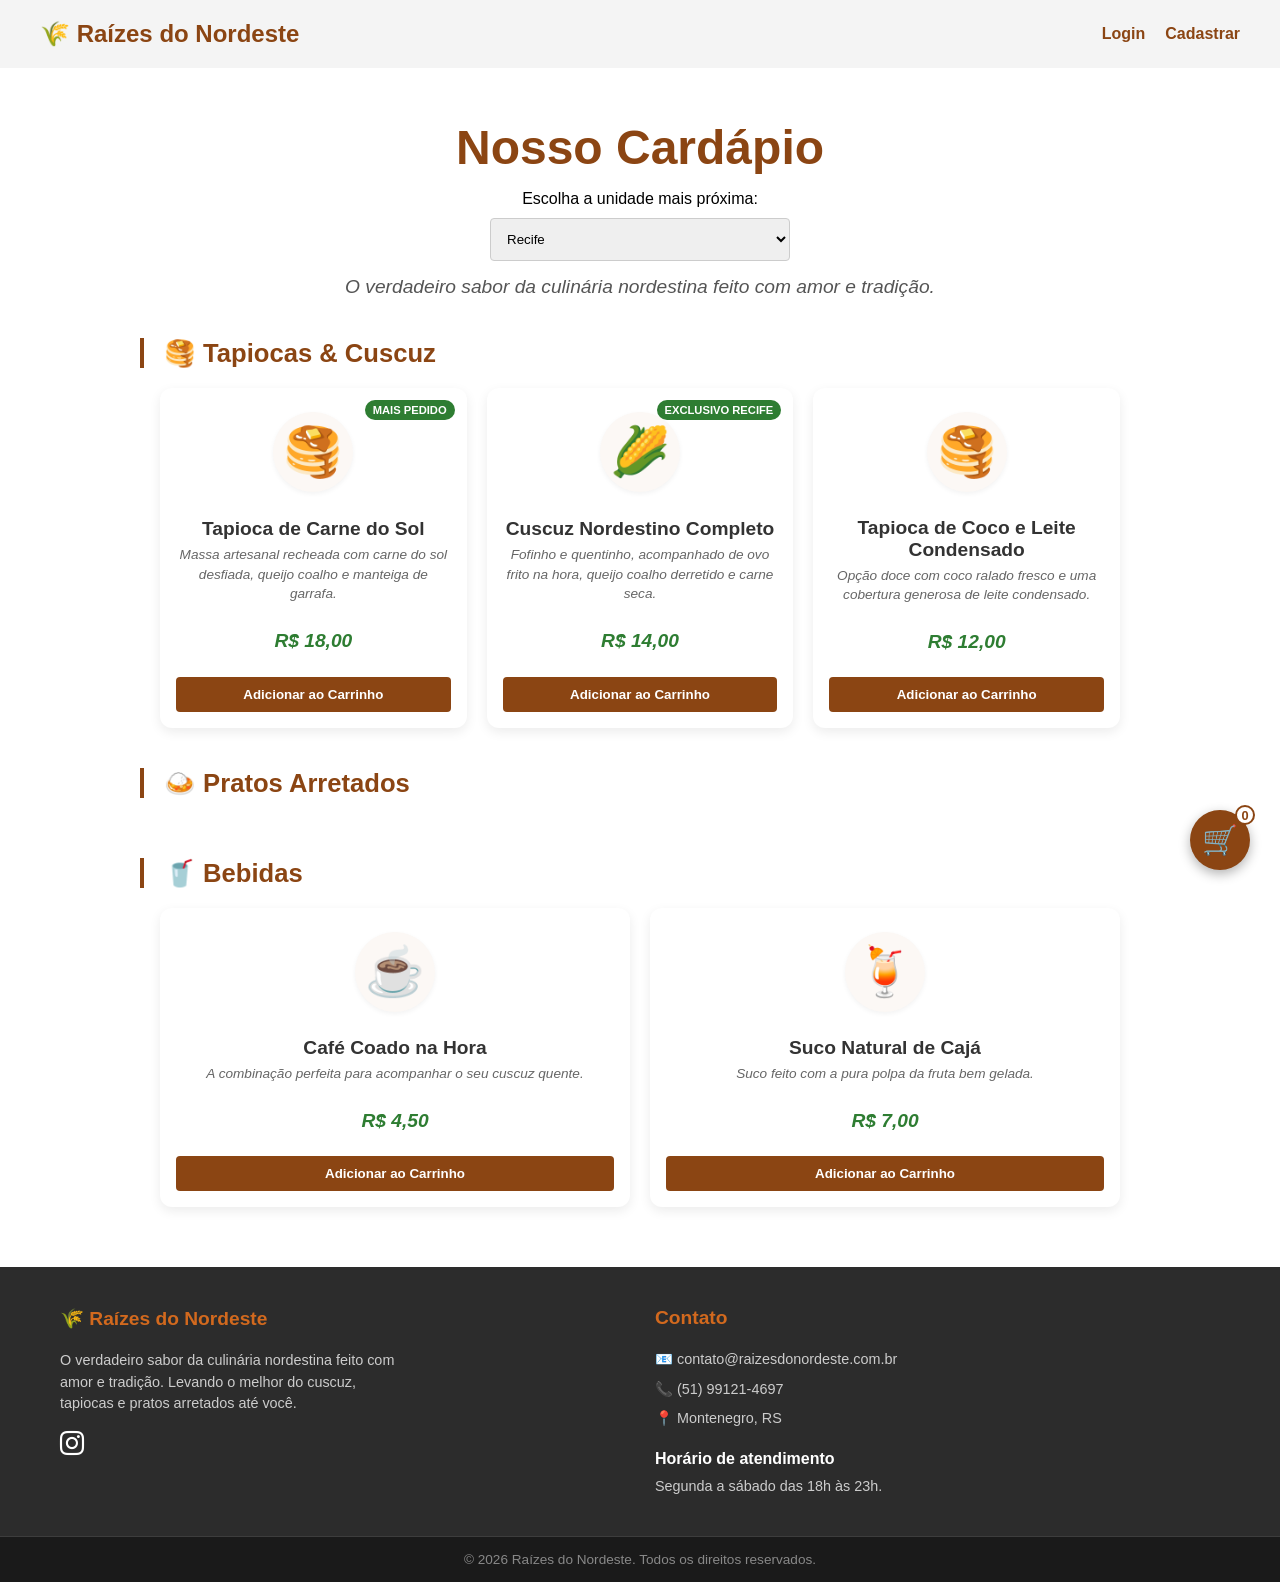
<file: index.html>
<!doctype html>
<html lang="pt-br">
  <head>
    <meta charset="UTF-8" />
    <meta name="viewport" content="width=device-width, initial-scale=1.0" />
    <title>Raízes do Nordeste - Cardápio Completo</title>
    <link rel="stylesheet" href="css/styles.css" />
    <link rel="stylesheet" href="https://cdn.jsdelivr.net/npm/bootstrap-icons@1.11.3/font/bootstrap-icons.min.css">
  </head>
  <body>
    <div class="carrinho-icone" id="abrir-carrinho">
      🛒 <span id="carrinho-contador">0</span>
    </div>

    <aside class="carrinho-lateral" id="carrinho-menu">
      <div class="carrinho-topo">
        <h2>Seu Carrinho</h2>
        <button id="fechar-carrinho" class="botao-fechar">&times;</button>
      </div>

      <div class="carrinho-itens" id="carrinho-lista-itens">
        <p class="carrinho-vazio">Seu carrinho está vazio.</p>
      </div>

      <div class="carrinho-rodape">
        <div class="total-container">
          <span>Total: </span>
          <span id="carrinho-total">R$ 0,00</span>
        </div>
        <button id="finalizar-pedido-btn" class="botao-finalizar">
          Finalizar Pedido
        </button>
      </div>
    </aside>

    <div
      id="painel-status"
      style="
        display: none;
        position: fixed;
        top: 20px;
        right: 20px;
        background: #fff;
        box-shadow: 0 4px 15px rgba(0, 0, 0, 0.2);
        border-radius: 8px;
        padding: 20px;
        width: 300px;
        z-index: 1000;
        border-left: 5px solid #8b4513;
        font-family: Arial, sans-serif;
      "
    >
      <button id="fechar-status-btn" style="display: none; position: absolute; top: 10px; right: 15px; background: none; border: none; color: #333; font-weight: bold; font-size: 1.2rem; cursor: pointer;">&times;</button>

      <h4 style="margin: 0 0 10px 0; color: #8b4513">
        Acompanhe seu Pedido 🌾
      </h4>
      <p
        id="texto-status"
        style="font-weight: bold; margin-bottom: 15px; color: #333"
      >
        Status: Aguardando...
      </p>
      <div
        style="
          background: #f3f3f3;
          height: 8px;
          border-radius: 4px;
          overflow: hidden;
        "
      >
        <div
          id="barra-progresso"
          style="
            background: #8b4513;
            height: 100%;
            width: 0%;
            transition: width 0.5s ease;
          "
        ></div>
      </div>
    </div>

    <header class="barra-superior">
      <div class="logo-topo">🌾 Raízes do Nordeste</div>
      <nav id="menu-usuario">
        <a href="html/login.html">Login</a>
        <a href="html/cadastra.html">Cadastrar</a>
      </nav>
    </header>

    <main>
      <section class="boas-vindas">
        <h1>Nosso Cardápio</h1>
        <div class="seletor-unidade">
          <label for="unidade">Escolha a unidade mais próxima:</label>
          <select id="unidade" name="unidade">
            <option value="recife">Recife</option>
            <option value="caruaru">Caruaru</option>
            <option value="fortaleza">Fortaleza</option>
          </select>
        </div>
        <p>
          O verdadeiro sabor da culinária nordestina feito com amor e tradição.
        </p>
      </section>

      <h2 class="categoria-titulo">🥞 Tapiocas & Cuscuz</h2>
      <div class="cardapio">
        <div class="produto-item" data-unidade="todas">
          <span class="badge-destaque">Mais Pedido</span>
          <div class="produto-foto">🥞</div>
          <h3>Tapioca de Carne do Sol</h3>
          <p class="descricao">
            Massa artesanal recheada com carne do sol desfiada, queijo coalho e
            manteiga de garrafa.
          </p>
          <p class="preco">R$ 18,00</p>
          <button type="button">Adicionar ao Carrinho</button>
        </div>

        <div class="produto-item" data-unidade="recife">
          <span class="badge-destaque">Exclusivo Recife</span>
          <div class="produto-foto">🌽</div>
          <h3>Cuscuz Nordestino Completo</h3>
          <p class="descricao">
            Fofinho e quentinho, acompanhado de ovo frito na hora, queijo coalho
            derretido e carne seca.
          </p>
          <p class="preco">R$ 14,00</p>
          <button type="button">Adicionar ao Carrinho</button>
        </div>

        <div class="produto-item" data-unidade="todas">
          <div class="produto-foto">🥞</div>
          <h3>Tapioca de Coco e Leite Condensado</h3>
          <p class="descricao">
            Opção doce com coco ralado fresco e uma cobertura generosa de leite
            condensado.
          </p>
          <p class="preco">R$ 12,00</p>
          <button type="button">Adicionar ao Carrinho</button>
        </div>
      </div>

      <h2 class="categoria-titulo">🍛 Pratos Arretados</h2>
      <div class="cardapio">
        <div class="produto-item" data-unidade="caruaru" style="display: none;">
          <span class="badge-destaque">Exclusivo Caruaru</span>
          <div class="produto-foto">🥘</div>
          <h3>Baião de Dois</h3>
          <p class="descricao">
            Arroz misturado com feijão de corda, bacon, calabresa, carne do sol
            e muito queijo coalho picado.
          </p>
          <p class="preco">R$ 28,00</p>
          <button type="button">Adicionar ao Carrinho</button>
        </div>

        <div class="produto-item" data-unidade="fortaleza" style="display: none;">
          <span class="badge-destaque">Exclusivo Fortaleza</span>
          <div class="produto-foto">🍲</div>
          <h3>Arrubacão</h3>
          <p class="descricao">
            Uma versão ultra cremosa do baião, finalizada com creme de leite
            fresco e coentro.
          </p>
          <p class="preco">R$ 26,00</p>
          <button type="button">Adicionar ao Carrinho</button>
        </div>
      </div>

      <h2 class="categoria-titulo">🥤 Bebidas</h2>
      <div class="cardapio">
        <div class="produto-item" data-unidade="todas">
          <div class="produto-foto">☕</div>
          <h3>Café Coado na Hora</h3>
          <p class="descricao">
            A combinação perfeita para acompanhar o seu cuscuz quente.
          </p>
          <p class="preco">R$ 4,50</p>
          <button type="button">Adicionar ao Carrinho</button>
        </div>

        <div class="produto-item" data-unidade="todas">
          <div class="produto-foto">🍹</div>
          <h3>Suco Natural de Cajá</h3>
          <p class="descricao">
            Suco feito com a pura polpa da fruta bem gelada.
          </p>
          <p class="preco">R$ 7,00</p>
          <button type="button">Adicionar ao Carrinho</button>
        </div>
      </div>
    </main>

    <footer class="rodape-principal">
      <div class="rodape-container">
        <div class="rodape-coluna">
          <h3>🌾 Raízes do Nordeste</h3>
          <p>
            O verdadeiro sabor da culinária nordestina feito com amor e
            tradição. Levando o melhor do cuscuz, tapiocas e pratos arretados
            até você.
          </p>
          <div class="rodape-redes">
            <a href="https://www.instagram.com/labrez7/" target="_blank"><i class="bi bi-instagram"></i></a>
          </div>
        </div>

        <div class="rodape-coluna">
          <h3>Contato</h3>
          <p>📧 contato@raizesdonordeste.com.br</p>
          <p>📞 (51) 99121-4697</p>
          <p>📍 Montenegro, RS</p>

          <h4 class="rodape-subtitulo">Horário de atendimento</h4>
          <p>Segunda a sábado das 18h às 23h.</p>
        </div>
      </div>

      <div class="rodape-direitos">
        <p>&copy; 2026 Raízes do Nordeste. Todos os direitos reservados.</p>
      </div>
    </footer>
    <script src="js/scripts.js"></script>
  </body>
</html>
</file>
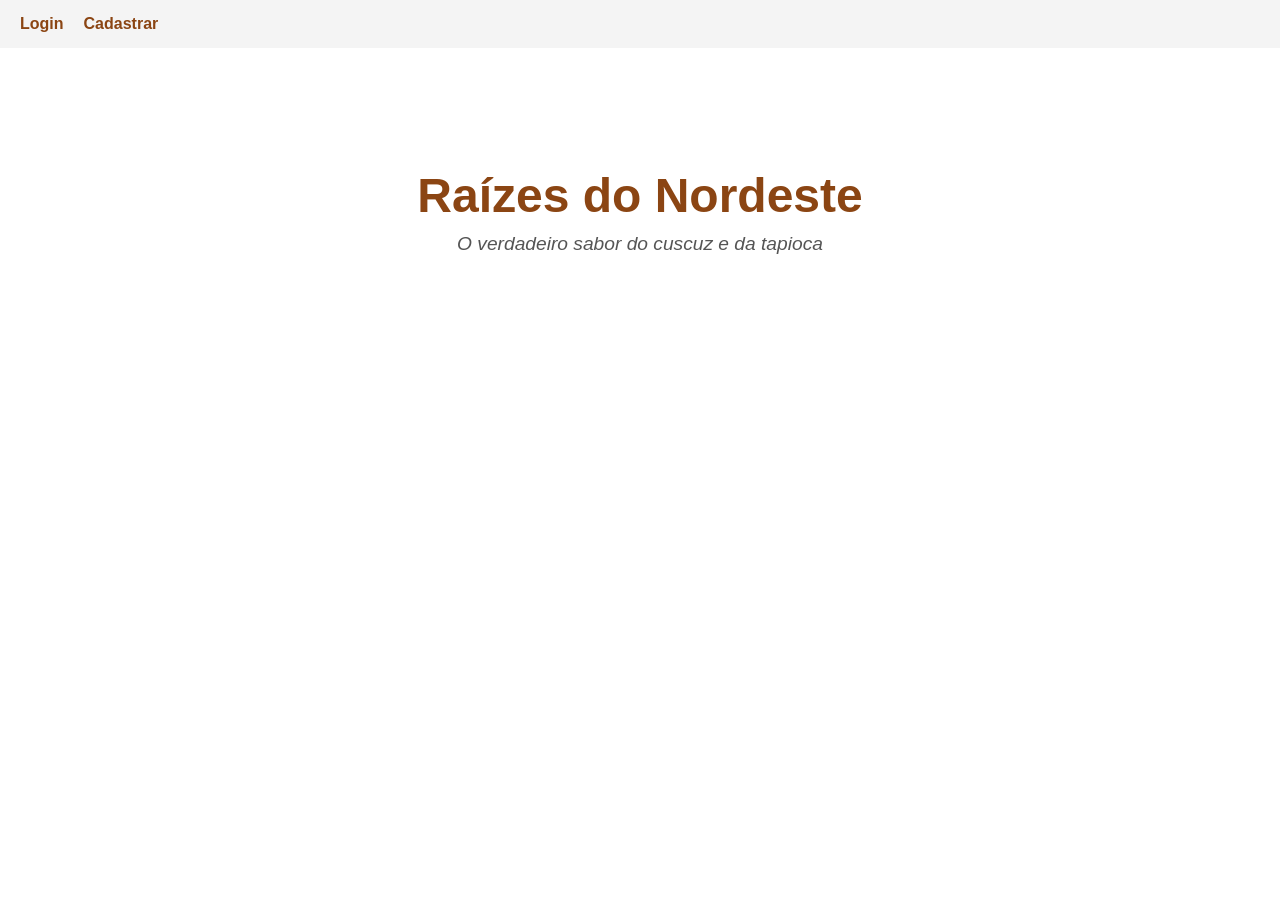
<file: html/index.html>
<!DOCTYPE html>
<html lang="pt-br">
<head>
    <meta charset="UTF-8">
    <meta name="viewport" content="width=device-width, initial-scale=1.0">
    <title>Projeto</title>
    <link rel="stylesheet" href="../css/styles.css">
</head>
<body>
    <header> 
        <nav>
            <a href="login.html">Login</a>
            <a href="cadastra.html">Cadastrar</a> 
        </nav>
    </header>
    <main>
        <h1>Raízes do Nordeste</h1>
        <p>O verdadeiro sabor do cuscuz e da tapioca</p>
    </main>
</body>
</html>
</file>
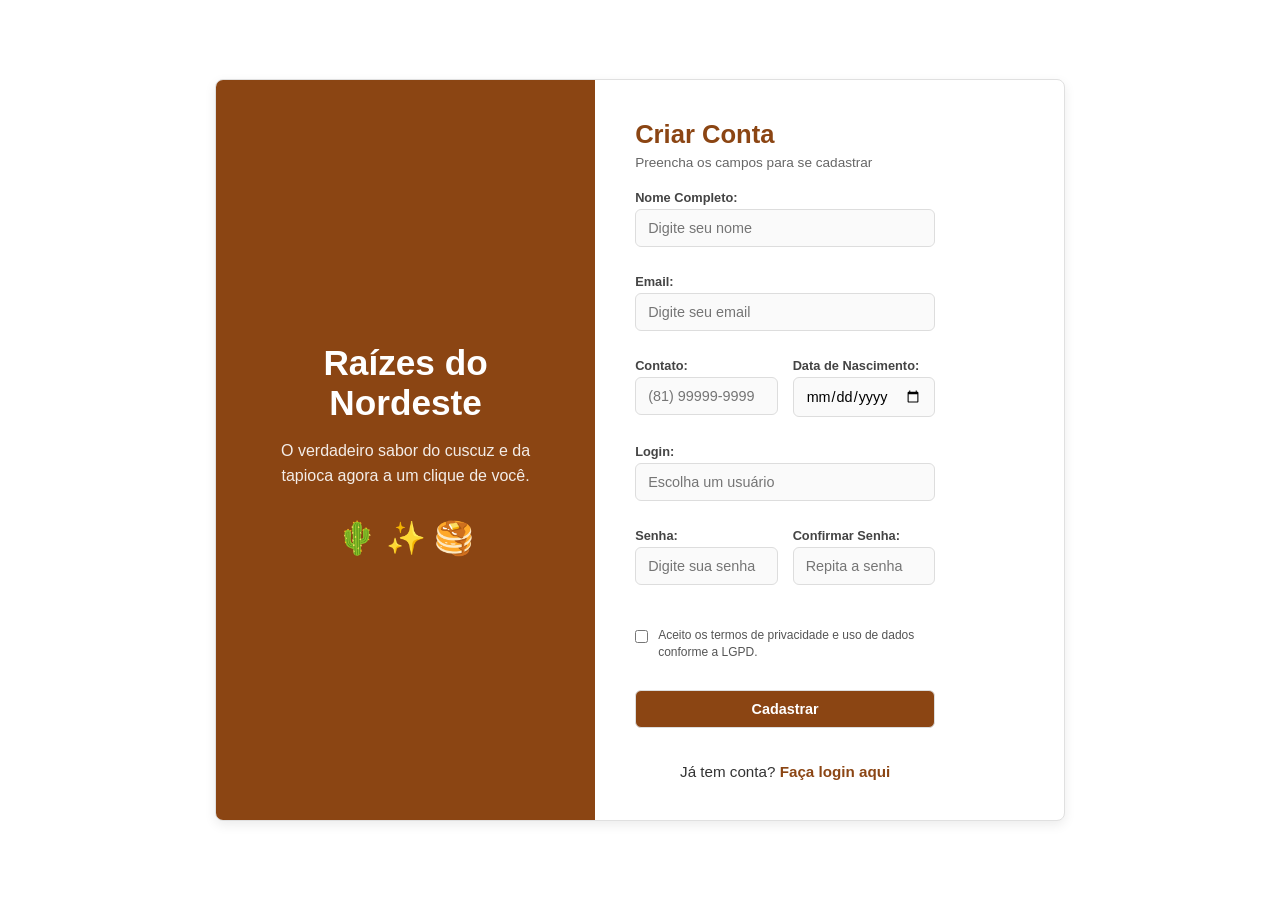
<file: html/cadastra.html>
<!doctype html>
<html lang="pt-br">
  <head>
    <meta charset="UTF-8" />
    <meta name="viewport" content="width=device-width, initial-scale=1.0" />
    <link rel="stylesheet" href="../css/styles.css" />
    <title>Cadastrar</title>
  </head>
  <body>
    <div class="cadastro-wrapper">
      <div class="cadastro-container">
        <div class="cadastro-info-lateral">
          <div class="info-conteudo">
            <h1>Raízes do Nordeste</h1>
            <p>
              O verdadeiro sabor do cuscuz e da tapioca agora a um clique de você.
            </p>
            <div class="decoracao-nordeste">🌵 ✨ 🥞</div>
          </div>
        </div>

        <div class="cadastro-card">
          <h2>Criar Conta</h2>
          <p class="cadastro-subtitulo">Preencha os campos para se cadastrar</p>

          <form name="cadastra_form" method="get" action="login.html">
            <div class="campo-grupo">
              <label for="Nome">Nome Completo:</label>
              <input
                type="text"
                id="Nome"
                name="Nome"
                placeholder="Digite seu nome"
                required
              />
            </div>

            <div class="campo-grupo">
              <label for="Email">Email:</label>
              <input
                type="email"
                id="Email"
                name="Email"
                placeholder="Digite seu email"
                required
              />
            </div>

            <div class="linha-campos">
              <div class="campo-grupo">
                <label for="contato">Contato:</label>
                <input
                  type="text"
                  id="contato"
                  name="Contato"
                  placeholder="(81) 99999-9999"
                  maxlength="15"
                  required
                />
              </div>

              <div class="campo-grupo">
                <label for="data_nascimento">Data de Nascimento:</label>
                <input
                  type="date"
                  id="data_nascimento"
                  name="DataNascimento"
                  required
                />
              </div>
            </div>

            <div class="campo-grupo">
              <label for="login">Login:</label>
              <input
                type="text"
                id="login"
                name="login"
                placeholder="Escolha um usuário"
                required
              />
            </div>

            <div class="linha-campos">
              <div class="campo-grupo">
                <label for="password">Senha:</label>
                <input
                  type="password"
                  id="password"
                  name="password"
                  placeholder="Digite sua senha"
                  required
                />
              </div>

              <div class="campo-grupo">
                <label for="confirm_password">Confirmar Senha:</label>
                <input
                  type="password"
                  id="confirm_password"
                  name="confirm_password"
                  placeholder="Repita a senha"
                  required
                />
              </div>
            </div>

            <div class="container-lgpd">
              <input type="checkbox" id="lgpd" required />
              <label for="lgpd"
                >Aceito os termos de privacidade e uso de dados conforme a LGPD.</label
              >
            </div>

            <input type="submit" value="Cadastrar" class="botao-cadastro" />

            <div style="display: flex; justify-content: center; width: 100%; margin-top: 20px;">
              <p style="margin: 0; font-family: inherit; font-size: 0.95rem; color: #333; text-align: center;">
                Já tem conta? <a href="login.html" style="color: #8b4513; text-decoration: none; font-weight: bold;">Faça login aqui</a>
              </p>
            </div>
          </form>

        </div>
      </div>
    </div>
    <script src="../js/scripts.js"></script>
  </body>
</html>
</file>
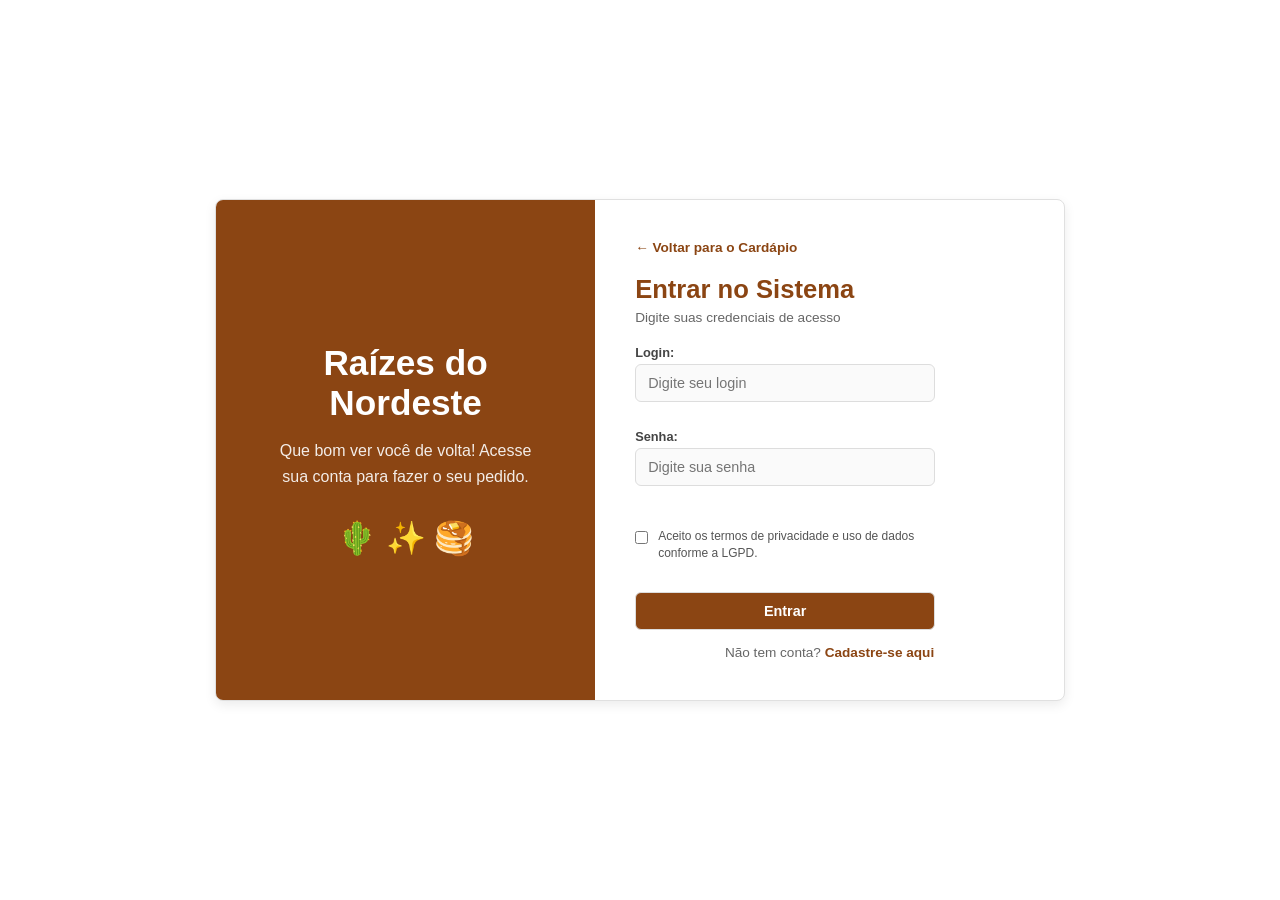
<file: html/login.html>
<!DOCTYPE html>
<html lang="pt-br">
<head>
    <meta charset="UTF-8">
    <meta name="viewport" content="width=device-width, initial-scale=1.0">
    <link rel="stylesheet" href="../css/styles.css">
    <title>Login</title>
</head>
<body>
    <div class="cadastro-wrapper">
        <div class="cadastro-container">
            
            <div class="cadastro-info-lateral">
                <div class="info-conteudo">
                    <h1>Raízes do Nordeste</h1>
                    <p>Que bom ver você de volta! Acesse sua conta para fazer o seu pedido.</p>
                    <div class="decoracao-nordeste">🌵 ✨ 🥞</div>
                </div>
            </div>

            <div class="cadastro-card">
                <a href="../index.html" style="color: #8B4513; text-decoration: none; font-weight: bold; font-size: 0.85rem; margin-bottom: 20px; display: inline-block;">← Voltar para o Cardápio</a>

                <h2>Entrar no Sistema</h2>
                <p class="cadastro-subtitulo">Digite suas credenciais de acesso</p>

                <form name="login_form">
                    
                    <div class="campo-grupo">
                        <label for="username">Login:</label>
                        <input type="text" id="username" name="login" placeholder="Digite seu login" required>
                    </div>
                    
                    <div class="campo-grupo">
                        <label for="password">Senha:</label>
                        <input type="password" id="password" name="password" placeholder="Digite sua senha" required>
                    </div>
                    
                    <div class="container-lgpd">
                        <input type="checkbox" id="lgpd" required>
                        <label for="lgpd">Aceito os termos de privacidade e uso de dados conforme a LGPD.</label>
                    </div>
                    
                    <input type="submit" value="Entrar" class="botao-cadastro">
                </form>
                
                <p class="link-alternativo">Não tem conta? <a href="cadastra.html">Cadastre-se aqui</a></p>
            </div>

        </div>
    </div>
    <script src="../js/scripts.js"></script>
</body>
</html>
</file>
<file: css/styles.css>
* {
    margin: 0;
    padding: 0;
    box-sizing: border-box;
}

header {
    width: 100%;
    padding: 15px 20px;
    background-color: #f4f4f4; 
    display: flex; 
    justify-content: space-between; 
    align-items: center;
}

nav {
    display: flex;
    flex-direction: row;
    align-items: center;
    gap: 20px;
}
body, input, select, textarea, button, label, div {
    font-family: Arial, sans-serif !important;
}

nav a {
    text-decoration: none; 
    color: #8B4513; 
    font-family: Arial, sans-serif;
    font-weight: bold;
}
main {
    text-align: center;
    padding: 60px 20px;
    font-family: Arial, sans-serif;
}

main h1 {
    font-size: 3rem;
    color: #8B4513;
    margin-bottom: 10px;
}

header h1 {
    font-size: 3rem;
    color: #8B4513;
    margin-bottom: 10px;
}

main p {
    font-size: 1.2rem;
    color: #555;
    font-style: italic;
}

body {
    display: flex;
    flex-direction: column;
    align-items: center;
    min-height: 100vh;
    width: 100%;
}

input[type="text"], input[type="password"], input[type="email"], input[type="number"], input[type="date"] {
    width: 300px;
    padding: 12px;
    margin: 12px 0;
    border: 1px solid #ccc;
    border-radius: 4px;
}

input[type="submit"] {
    width: 300px;
    padding: 12px;
    background-color: #8B4513;
    color: white;
    border: none;
    border-radius: 4px;
    font-weight: bold;
    cursor: pointer;
}

form {
    display: flex;
    flex-direction: column;
    width: 300px;
    gap: 15px;
}

select {
    max-width: 300px;
    padding: 12px;
    border: 1px solid #ccc;
    border-radius: 4px;
    margin: 20px auto
}

.produto-item {
    background-color: #ffffff;
    padding: 16px;
    margin: 15px auto;
    max-width: 320px;
    border-radius: 8px;
    box-shadow: 0 4px 8px rgba(0, 0, 0, 0.1);
}

.preco {
    font-weight: bold;
    color: #2e7d32;
    margin-top: 12px;
}

.produto-item button {
    width: 100%;
    padding: 10px;
    background-color: #8B4513;
    color: white;
    border: none;
    border-radius: 4px;
    font-weight: bold;
    margin-top: 1.5rem;
}

.barra-superior .seletor-unidade {
    display: none;
}

main .seletor-unidade {
    display: block;
    text-align: center;
    margin: 15px auto;
}

main .seletor-unidade select {
    display: block;
    margin: 10px auto;
}

@media (min-width: 768px) {
    
    .barra-superior {
        position: absolute;
        top: 0;
        left: 0;
        width: 100%;
        display: flex;
        justify-content: space-between;
        align-items: center;
        padding: 20px 40px;
    }

    main {
        padding-top: 120px;
    }

    .cardapio {
        display: flex;
        flex-direction: row;  
        justify-content: center; 
        flex-wrap: wrap; 
        gap: 20px; 
    }
}

footer {
    width: 100%;
    background-color: #f4f4f4;
    padding: 30px 20px;
    margin-top: 40px;
    margin-top: auto !important;
}

.seletor-unidade {
    display: flex;
    flex-direction: column;
    align-items: center;
    gap: 10px;
    font-family: Arial, sans-serif;
}

.seletor-unidade select {
    width: 100%;
    max-width: 300px;
    padding: 12px;
    border: 1px solid #ccc;
    border-radius: 4px;
}

.container-autenticacao {
    width: 100%;
    display: flex;
    justify-content: center;
    align-items: center;
    padding: 40px 20px;
    background-color: #ffffff;
}

.caixa-registro {
    background-color: #ffffff;
    padding: 30px;
    border-radius: 8px;
    box-shadow: 0 4px 8px rgba(0, 0, 0, 0.1);
    width: 100%;
    max-width: 360px;
    text-align: center;
}

.caixa-registro h2 {
    color: #8B4513;
    font-family: Arial, sans-serif;
    margin-bottom: 20px;
}

.caixa-registro form {
    display: flex;
    flex-direction: column;
    width: 100%;
    gap: 5px;
}

.caixa-registro label {
    font-family: Arial, sans-serif;
    font-weight: bold;
    color: #8B4513;
    text-align: left;
    margin-top: 10px;
    font-size: 0.9rem;
}

.caixa-registro input[type="text"],
.caixa-registro input[type="password"],
.caixa-registro input[type="email"],
.caixa-registro input[type="number"],
.caixa-registro input[type="date"] {
    width: 100%;
    margin: 5px 0 10px 0;
}

.container-lgpd {
    display: flex;
    flex-direction: row !important;
    align-items: flex-start;
    gap: 10px;
    margin: 15px 0;
    text-align: left;
}

.container-lgpd input[type="checkbox"] {
    margin-top: 3px;
    cursor: pointer;
}

.container-lgpd label {
    margin: 0;
    font-weight: normal;
    color: #555;
    font-size: 0.85rem;
    cursor: pointer;
}

.link-alternativo {
    margin-top: 20px;
    font-family: Arial, sans-serif;
    font-size: 0.9rem;
    color: #555;
}

.link-alternativo a {
    color: #8B4513;
    font-weight: bold;
    text-decoration: none;
}

.link-alternativo a:hover {
    text-decoration: underline;
}

button, input[type="submit"] {
    transition: background-color 0.3s ease, transform 0.2s ease;
    cursor: pointer;
}

button:hover, input[type="submit"]:hover {
    background-color: #A0522D;
    transform: translateY(-2px);
}

button:active, input[type="submit"]:active {
    transform: translateY(0);
}

nav a {
    position: relative;
    transition: color 0.3s ease;
}

nav a:hover {
    color: #A0522D;
}

nav a::after {
    content: '';
    position: absolute;
    width: 100%;
    transform: scaleX(0);
    height: 2px;
    bottom: -4px;
    left: 0;
    background-color: #A0522D;
    transform-origin: bottom right;
    transition: transform 0.25s ease-out;
}

nav a:hover::after {
    transform: scaleX(1);
    transform-origin: bottom left;
}

@keyframes surgir {
    from {
        opacity: 0;
        transform: translateY(15px);
    }
    to {
        opacity: 1;
        transform: translateY(0);
    }
}

.caixa-registro {
    animation: surgir 0.5s ease-out;
}

.carrinho-icone {
    position: fixed;
    bottom: 30px;
    right: 30px;
    background-color: #8B4513;
    color: white;
    width: 60px;
    height: 60px;
    border-radius: 50%;
    font-size: 1.8rem;
    cursor: pointer;
    z-index: 1000;
    box-shadow: 0 4px 12px rgba(0,0,0,0.3);
    display: flex;
    align-items: center;
    justify-content: center;
}

#carrinho-contador {
    position: absolute;
    top: -5px;
    right: -5px;
    background-color: #ffffff;
    color: #8B4513;
    font-size: 0.8rem;
    font-weight: bold;
    border-radius: 50%;
    width: 20px;
    height: 20px;
    display: flex;
    align-items: center;
    justify-content: center;
    border: 2px solid #8B4513;
}

.carrinho-lateral {
    position: fixed;
    top: 0;
    right: -350px;
    width: 320px;
    height: 100vh;
    background-color: #ffffff;
    box-shadow: -4px 0 8px rgba(0,0,0,0.1);
    z-index: 1001;
    display: flex;
    flex-direction: column;
    transition: right 0.3s ease;
}

.carrinho-lateral.aberto {
    right: 0;
}

.carrinho-topo {
    display: flex;
    justify-content: space-between;
    align-items: center;
    padding: 20px;
    border-bottom: 1px solid #eee;
}

.carrinho-topo h2 {
    color: #8B4513;
    font-family: Arial, sans-serif;
    font-size: 1.3rem;
    margin: 0;
}

#fechar-carrinho {
    background: none;
    border: none;
    font-size: 1.2rem;
    font-weight: bold;
    color: #555;
}

.carrinho-itens {
    flex: 1;
    overflow-y: auto;
    padding: 20px;
}

.carrinho-vazio {
    font-family: Arial, sans-serif;
    color: #777;
    text-align: center;
    margin-top: 40px;
}

.carrinho-rodape {
    padding: 20px;
    border-top: 1px solid #eee;
    background-color: #f9f9f9;
}

.total-container {
    display: flex;
    justify-content: space-between;
    font-family: Arial, sans-serif;
    font-weight: bold;
    font-size: 1.1rem;
    color: #333;
    margin-bottom: 15px;
}

.botao-finalizar {
    width: 100%;
    background-color: #8B4513;
    color: white;
    border: none;
    padding: 12px;
    font-size: 1rem;
    font-weight: bold;
    border-radius: 4px;
}

.cadastro-form {
    border-top-right-radius: 8px;
    border-bottom-right-radius: 8px;
}

.cadastro-info {
    border-top-right-radius: 8px;
    border-bottom-right-radius: 8px;
}

.cadastro-wrapper {
    display: flex;
    justify-content: center;
    align-items: center;
    min-height: 100vh;
    background-color: #ffffff;
    padding: 20px;
    box-sizing: border-box;
    width: 100%;
}

.cadastro-container {
    display: flex;
    background-color: #ffffff;
    border-radius: 8px;
    border: 1px solid #e0e0e0;
    box-shadow: 0 4px 12px rgba(0, 0, 0, 0.08);
    width: 100%;
    max-width: 850px;
    overflow: hidden;
}

.cadastro-info-lateral {
    flex: 1;
    background-color: #8B4513;
    color: #ffffff;
    display: flex;
    align-items: center;
    justify-content: center;
    padding: 40px;
    text-align: center;
}

.info-conteudo h1 {
    font-size: 2.2rem;
    margin: 0 0 15px 0;
    font-weight: bold;
}

.info-conteudo p {
    font-size: 1rem;
    opacity: 0.9;
    line-height: 1.6;
    max-width: 260px;
    margin: 0 auto;
}

.decoracao-nordeste {
    font-size: 2rem;
    margin-top: 30px;
}

.cadastro-card {
    flex: 1.3;
    padding: 40px;
    box-sizing: border-box;
    display: flex;
    flex-direction: column;
    justify-content: center;
}

.cadastro-card h2 {
    color: #8B4513;
    margin: 0 0 6px 0;
    font-size: 1.6rem;
}

.cadastro-subtitulo {
    color: #666;
    margin: 0 0 20px 0;
    font-size: 0.85rem;
}

.linha-campos {
    display: flex;
    gap: 15px;
    width: 100%;
}

.linha-campos .campo-grupo {
    flex: 1;
}

.campo-grupo {
    display: flex;
    flex-direction: column;
    margin-bottom: 12px;
    width: 100%;
}

.campo-grupo label {
    color: #444;
    font-weight: bold;
    font-size: 0.8rem;
    margin-bottom: 4px;
}

.cadastro-card input {
    width: 100% !important;
    max-width: 100% !important;
    margin: 0 !important;
    padding: 10px 12px;
    border: 1px solid #ddd;
    border-radius: 6px;
    font-size: 0.9rem;
    transition: all 0.3s ease;
    background-color: #fafafa;
}

.cadastro-card input:focus {
    border-color: #8B4513;
    background-color: #fff;
    outline: none;
    box-shadow: 0 0 0 3px rgba(139, 69, 19, 0.15);
}

.container-lgpd {
    display: flex;
    align-items: flex-start;
    gap: 10px;
    margin: 15px 0;
}

.container-lgpd input[type="checkbox"] {
    margin-top: 3px !important;
    width: auto !important;
    cursor: pointer;
}

.container-lgpd label {
    font-size: 0.75rem;
    color: #555;
    line-height: 1.4;
    cursor: pointer;
}

.botao-cadastro {
    width: 100% !important;
    background-color: #8B4513 !important;
    color: #ffffff !important;
    border: none;
    padding: 12px;
    font-size: 1rem;
    font-weight: bold;
    border-radius: 6px;
    cursor: pointer;
    transition: background-color 0.2s ease;
    margin-top: 5px !important;
}

.botao-cadastro:hover {
    background-color: #A0522D !important;
    color: #ffffff !important;
}

.link-alternativo {
    text-align: center;
    margin-top: 15px;
    font-size: 0.85rem;
    color: #666;
}

.link-alternativo a {
    color: #8B4513;
    text-decoration: none;
    font-weight: bold;
}

.link-alternativo a:hover {
    text-decoration: underline;
}

@media (max-width: 768px) {
    .cadastro-container {
        flex-direction: column;
        max-width: 400px;
        min-height: auto;
    }
    .cadastro-info-lateral {
        padding: 30px 20px;
    }
    .cadastro-card {
        padding: 30px 20px;
    }
    .linha-campos {
        flex-direction: column;
        gap: 12px;
    }
}

.cadastro-card input[type="text"], 
.cadastro-card input[type="password"] {
    width: 100% !important;
    max-width: 100% !important;
    margin: 0 !important;
}

.aviso-sucesso-animado {
    position: fixed;
    top: 20px;
    left: 50%;
    transform: translateX(-50%);
    background-color: #d4edda;
    color: #155724;
    border: 1px solid #c3e6cb;
    padding: 16px 30px;
    border-radius: 8px;
    text-align: center;
    font-weight: bold;
    font-size: 1rem;
    box-shadow: 0 4px 15px rgba(0, 0, 0, 0.15);
    z-index: 9999;
    animation: surgir 0.3s ease-out;
}

.logo-topo {
    font-weight: bold;
    font-size: 1.5rem;
    color: #8B4513;
    font-family: Arial, sans-serif;
}

.boas-vindas {
    margin-bottom: 30px;
}

.categoria-titulo {
    color: #8B4513;
    font-family: Arial, sans-serif;
    text-align: left;
    max-width: 1000px;
    margin: 40px auto 20px auto;
    padding-left: 20px;
    border-left: 4px solid #8B4513;
    font-size: 1.6rem;
}

.cardapio {
    display: grid !important;
    grid-template-columns: 1fr;
    gap: 20px;
    max-width: 1000px;
    margin: 0 auto;
    padding: 0 20px;
    width: 100%;
    box-sizing: border-box;
}

@media (min-width: 600px) {
    .cardapio {
        grid-template-columns: repeat(auto-fit, minmax(280px, 1fr)) !important;
    }
}

main {
    padding-top: 20px !important;
}

@media (min-width: 768px) {
    main {
        padding-top: 120px !important;
    }
}

.produto-item {
    background-color: #ffffff;
    padding: 24px 16px 16px 16px;
    margin: 0;
    max-width: 100%;
    border-radius: 12px;
    box-shadow: 0 4px 12px rgba(0, 0, 0, 0.08);
    position: relative;
    display: flex;
    flex-direction: column;
    justify-content: space-between;
}

.badge-destaque {
    position: absolute;
    top: 12px;
    right: 12px;
    background-color: #2e7d32;
    color: white;
    font-size: 0.7rem;
    font-weight: bold;
    padding: 4px 8px;
    border-radius: 20px;
    text-transform: uppercase;
}

.produto-foto {
    font-size: 3rem;
    background-color: #fcf8f5;
    width: 80px;
    height: 80px;
    border-radius: 50%;
    display: flex;
    align-items: center;
    justify-content: center;
    margin: 0 auto 15px auto;
    box-shadow: 0 2px 5px rgba(0,0,0,0.05);
}

.produto-item h3 {
    color: #333;
    font-size: 1.2rem;
    margin: 10px 0 5px 0;
}

.descricao {
    font-size: 0.85rem;
    color: #666;
    line-height: 1.4;
    margin-bottom: 15px;
    font-family: Arial, sans-serif;
}

.botao-fechar {
    background: none;
    border: none;
    font-size: 1.8rem;
    color: #8B4513;
    cursor: pointer;
    transition: transform 0.2s;
}

.botao-fechar:hover {
    transform: scale(1.2);
}

@media (max-width: 480px) {

    .carrinho-icone {
        width: 50px !important;
        height: 50px !important;
        bottom: 20px !important;
        right: 20px !important;
        font-size: 1.4rem !important;
    }

    .carrinho-lateral {
        width: 100% !important;
        right: -100% !important;
    }
    
    .carrinho-lateral.aberto {
        right: 0 !important;
    }

    .barra-superior {
        padding: 10px 15px !important;
        flex-direction: row !important;
        justify-content: space-between !important;
    }

    .logo-topo {
        font-size: 1.1rem !important;
    }

    .barra-superior nav {
        gap: 10px !important;
    }

    .barra-superior nav a {
        font-size: 0.9rem !important;
    }
}

@media (max-width: 768px) {
    .cadastro-wrapper {
        padding: 15px 0 0 0 !important;
        background-color: #ffffff !important; 
        display: block !important; 
    }

    .cadastro-container {
        flex-direction: column !important;
        box-shadow: none !important;
        width: 100% !important;
        max-width: 100% !important;
        min-height: auto !important;
        border-radius: 0 !important;
        background-color: #ffffff !important;
    }

    .cadastro-info-lateral {
        display: flex !important;
        flex: none !important;
        width: calc(100% - 30px) !important;
        margin: 0 auto !important;
        padding: 30px 20px !important;
        box-sizing: border-box !important;
        border-radius: 16px !important; 
    }

    .info-conteudo h1 {
        font-size: 1.8rem !important; 
        margin-bottom: 8px !important;
    }

    .info-conteudo p {
        font-size: 0.9rem !important;
        max-width: 280px !important;
    }

    .decoracao-nordeste {
        margin-top: 15px !important;
        font-size: 1.5rem !important;
    }

    .cadastro-card {
        flex: 1 !important;
        padding: 30px 20px !important;
        width: 100% !important;
        box-sizing: border-box !important;
    }

    .cadastro-card form {
        width: 100% !important;
        max-width: 100% !important;
    }
}

.rodape-principal {
    background-color: #2c2c2c;
    color: #ffffff;
    font-family: Arial, sans-serif;
    padding: 40px 0 0 0;
    margin-top: auto !important;
}

.rodape-container {
    max-width: 1200px;
    margin: 0 auto;
    display: flex;
    flex-wrap: wrap;
    justify-content: space-between;
    padding: 0 20px 30px 20px;
    gap: 30px;
}

.rodape-coluna {
    flex: 1;
    min-width: 250px;
}

.rodape-coluna h3 {
    color: #D2691E;
    font-size: 1.2rem;
    margin-bottom: 20px;
}

.rodape-coluna p {
    font-size: 0.9rem;
    line-height: 1.6;
    color: #cccccc;
    margin: 8px 0;
    max-width: 350px;
    line-height: 1.5;
}

.rodape-coluna ul {
    list-style: none;
    padding: 0;
    margin: 0;
}

.rodape-coluna ul li {
    margin-bottom: 10px;
}

.rodape-coluna ul li a {
    color: #cccccc;
    text-decoration: none;
    font-size: 0.9rem;
    transition: color 0.3s;
}

.rodape-coluna ul li a:hover {
    color: #D2691E;
}

.rodape-subtitulo {
    color: #ffffff;
    font-size: 1rem;
    margin-top: 20px;
    margin-bottom: 5px;
}

.rodape-redes {
    margin-top: 15px;
    display: flex;
    gap: 15px;
}

.rodape-redes a {
    font-size: 1.3rem;
    text-decoration: none;
    filter: grayscale(100%);
    transition: filter 0.3s;
}

.rodape-redes a:hover {
    filter: grayscale(0%);
}

.rodape-direitos {
    background-color: #1a1a1a;
    text-align: center;
    padding: 15px 20px;
    border-top: 1px solid #3d3d3d;
}

.rodape-direitos p {
    margin: 0;
    font-size: 0.85rem;
    color: #888888;
}

@media (max-width: 768px) {
    .rodape-container {
        flex-direction: column;
    }
}

.rodape-redes a i {
    font-size: 1.5rem !important;
    color: #ffffff !important;
    display: inline-block !important;
}

.rodape-redes a:hover i {
    color: #D2691E !important;
}

@media (max-width: 992px) and (min-width: 481px) {
    .seu-conteiner-de-produtos {
        grid-template-columns: repeat(2, 1fr) !important;
    }
    
    body, html {
        overflow-x: hidden;
    }
}

@media (min-width: 600px) {
    .cardapio {
        grid-template-columns: repeat(auto-fit, minmax(170px, 1fr)) !important;
    }
}

html, body {
    overflow-x: hidden !important;
    max-width: 100vw !important;
    width: 100% !important;
}
</file>
